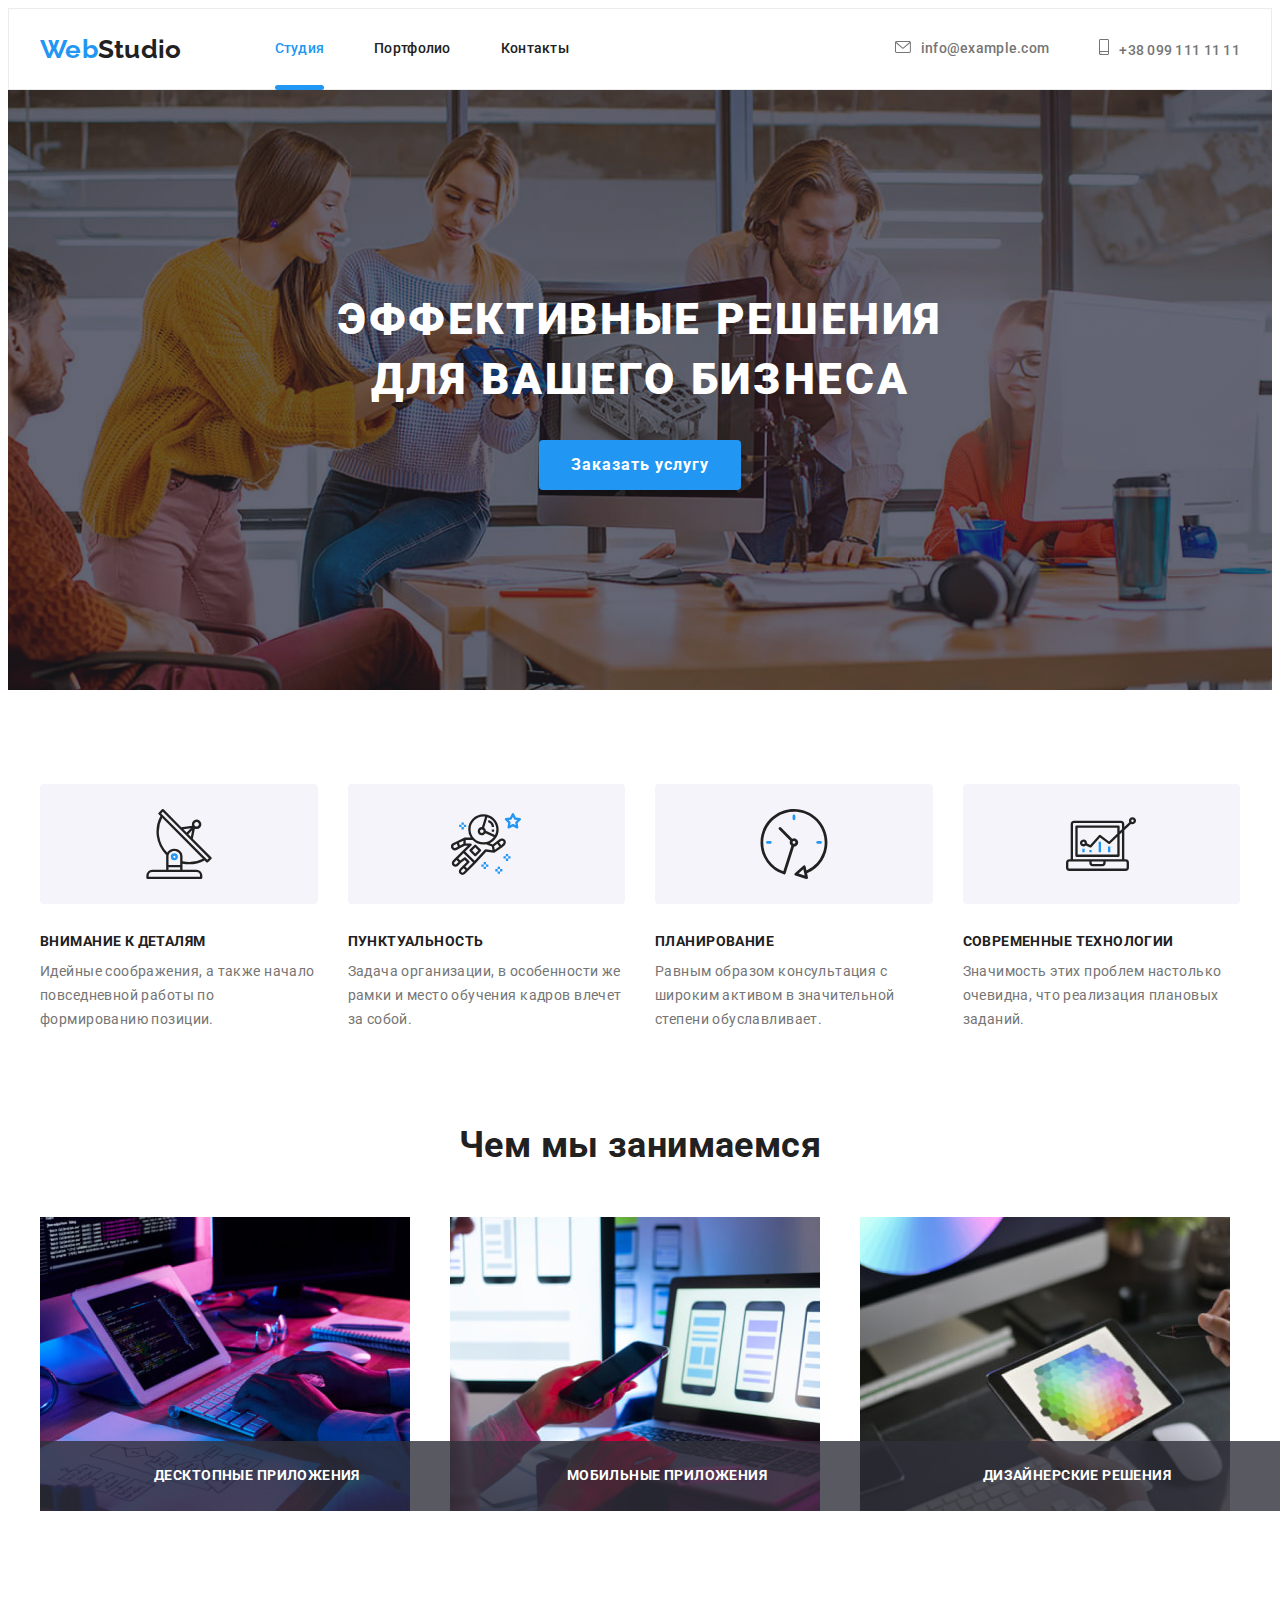
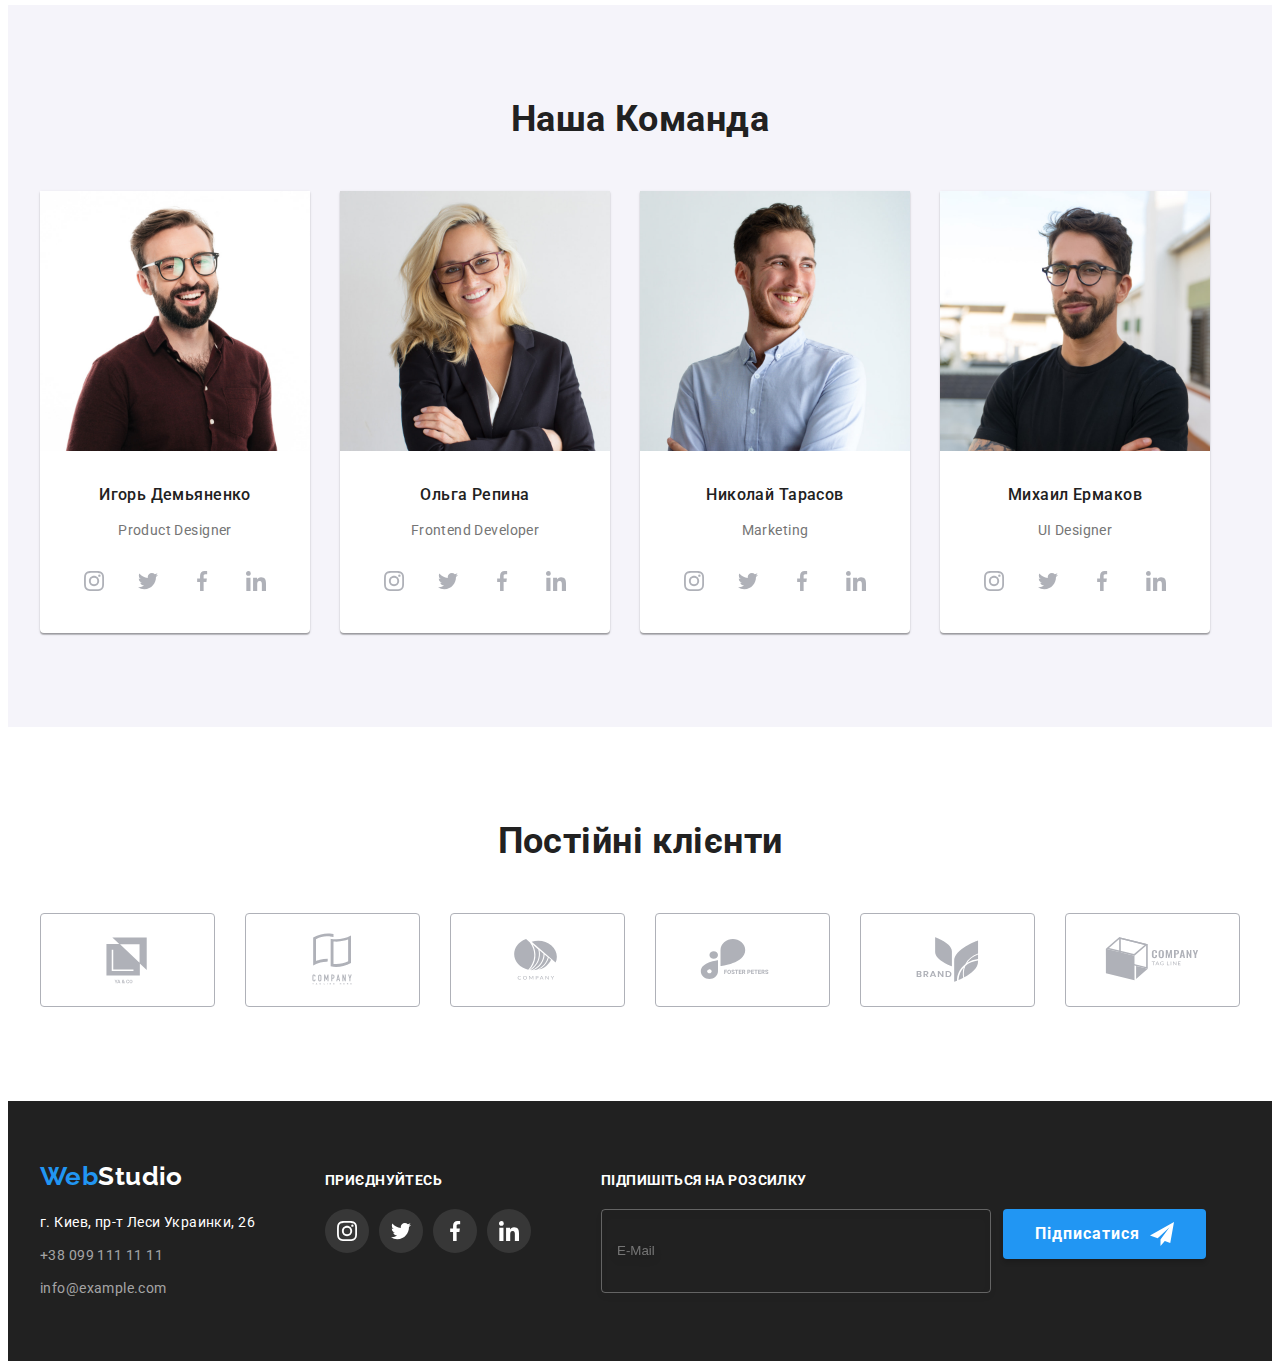
<file: index.html>
<!DOCTYPE html>
<html lang="ru">

<head>
  <meta charset="UTF-8" />
  <meta http-equiv="X-UA-Compatible" content="IE=edge" />
  <meta name="viewport" content="width=device-width, initial-scale=1.0" />
  <link rel="preconnect" href="https://fonts.googleapis.com" />
  <link rel="preconnect" href="https://fonts.gstatic.com" crossorigin />
  <link href="https://fonts.googleapis.com/css2?family=Raleway:wght@700&family=Roboto:wght@400;500;700;900&display=swap"
    rel="stylesheet" />
  <link rel="stylesheet" href="https://cdnjs.cloudflare.com/ajax/libs/modern-normalize/1.1.0/modern-normalize.min.css"
    integrity="sha512-wpPYUAdjBVSE4KJnH1VR1HeZfpl1ub8YT/NKx4PuQ5NmX2tKuGu6U/JRp5y+Y8XG2tV+wKQpNHVUX03MfMFn9Q=="
    crossorigin="anonymous" referrerpolicy="no-referrer" />
  <link rel="stylesheet" href="./css/main.min.css" />
  <link rel="stylesheet" href="./css/styles.css" />

  <title>Головна</title>
</head>

<body>
  <header class="header">
    <div class="header-container container">
      <nav class="nav">
        <a href="./index.html" class="logo">
          Web<span class="black">Studio</span></a>
        <ul class="nav__list list">
          <li class="nav__item">
            <a class="link nav__link active-page" href="./index.html">Студия</a>
          </li>
          <li class="nav__item">
            <a class="link nav__link" href="./portfolio.html" target="_blank" rel="noreferrer noopener">Портфолио</a>
          </li>
          <li class="nav__item">
            <a class="link hnav__link" href="">Контакты</a>
          </li>
        </ul>
      </nav>
      <ul class="nav-contacts list">
        <li class="nav-contacts__item">
          <a class="link nav-contacts__link" href="mailto:info@example.com"><svg class="contact-mail" width="16"
              height="12">
              <use href="./images/symbol.svg#mail"></use>
            </svg>info@example.com</a>
        </li>
        <li class="nav-contacts__item">
          <a class="link nav-contacts__link" href="tel:+380991111111"><svg class="contact-mail" width="10" height="16">
              <use href="./images/symbol.svg#smartphone"></use>
            </svg>+38 099 111 11 11</a>
        </li>
      </ul>
    </div>
  </header>
  <main>
    <!-- Секція герой -->
    <section class="hero">
      <div class="container">
        <h1 class="hero__title white">
          Эффективные решения для вашего бизнеса
        </h1>
        <button class="btn-hero" type="button" data-modal-open>Заказать услугу</button>
      </div>
    </section>

    <!-- Секція опису роботи -->
    <section class="section description">
      <div class="container">
        <ul class="list description__list card-set">
          <li class="description__item card-item">
            <div class="description__other">
              <svg class="description__icon" width="70" height="70">
                <use href="./images/icons.svg#antenna"></use>
              </svg>
            </div>
            <h3 class="description__title black">Внимание к деталям</h3>
            <p class="description__text">
              Идейные соображения, а также начало повседневной работы по
              формированию позиции.
            </p>
          </li>
          <li class="description__item card-item">
            <div class="description__other">
              <svg class="description__icon" width="70" height="70">
                <use href="./images/icons.svg#astronaut"></use>
              </svg>
            </div>
            <h3 class="description__title black">Пунктуальность</h3>
            <p class="description__text">
              Задача организации, в особенности же рамки и место обучения
              кадров влечет за собой.
            </p>
          </li>
          <li class="description__item card-item">
            <div class="description__other">
              <svg class="description__icon" width="70" height="70">
                <use href="./images/icons.svg#clock"></use>
              </svg>
            </div>
            <h3 class="description__title black">Планирование</h3>
            <p class="description__text">
              Равным образом консультация с широким активом в значительной
              степени обуславливает.
            </p>
          </li>
          <li class="description__item card-item">
            <div class="description__other">
              <svg class="description__icon" width="70" height="70">
                <use href="./images/icons.svg#diagram"></use>
              </svg>
            </div>
            <h3 class="description__title black">Современные технологии</h3>
            <p class="description__text">
              Значимость этих проблем настолько очевидна, что реализация
              плановых заданий.
            </p>
          </li>
        </ul>
      </div>
    </section>

    <!-- Секція про нас -->
    <section class="section about">
      <div class="container">
        <h2 class="section-title black">Чем мы занимаемся</h2>
        <ul class="card-set about__list list">
          <li class="about__item card-item">
            <img src="./images/indeximg/desktop.jpg" alt="Разработка" width="370" height="294" />
            <p class="about__title">Десктопные приложения</p>
          </li>
          <li class="about__item card-item">
            <img src="./images/indeximg/mobile.jpg" alt="Приложения" width="370" height="294" />
            <p class="about__title">Мобильные приложения</p>
          </li>
          <li class="about__item card-item">
            <img src="./images/indeximg/tablet.jpg" alt="Внедрение" width="370" height="294" />
            <p class="about__title">Дизайнерские решения</p>
          </li>
        </ul>
      </div>
    </section>

    <!-- Секція наша Команда -->
    <section class="section team">
      <div class="container">
        <h2 class="section-title black">Наша Команда</h2>
        <ul class="team-list list card-set">
          <li class="team-item comand-item">
            <img src="./images/indeximg/igor.jpg" alt="Игорь Демьяненко" width="270" height="260" />
            <div class="team-content">
              <h3 class="team-name">Игорь Демьяненко</h3>
              <p class="team-text">Product Designer</p>
              <ul class="socials list">
                <li class="socials-item">
                  <a class="socials-link" href="">
                    <svg class="socials-icon" width="20" height="20">
                      <use href="./images/symbol.svg#instagram"></use>
                    </svg>
                  </a>
                </li>
                <li class="socials-item">
                  <a class="socials-link" href="">
                    <svg class="socials-icon" width="20" height="20">
                      <use href="./images/symbol.svg#twitter"></use>
                    </svg>
                  </a>
                </li>
                <li class="socials-item">
                  <a class="socials-link" href="">
                    <svg class="socials-icon" width="20" height="20">
                      <use href="./images/symbol.svg#facebook"></use>
                    </svg>
                  </a>
                </li>
                <li class="socials-item">
                  <a class="socials-link" href="">
                    <svg class="socials-icon" width="20" height="20">
                      <use href="./images/symbol.svg#linkedin"></use>
                    </svg>
                  </a>
                </li>
              </ul>
            </div>
          </li>
          <li class="team-item comand-item">
            <img src="./images/indeximg/olga.jpg" alt="Ольга Репина" width="270" height="260" />
            <div class="team-content">
              <h3 class="team-name">Ольга Репина</h3>
              <p class="team-text">Frontend Developer</p>
              <ul class="socials list">
                <li class="socials-item">
                  <a class="socials-link" href="">
                    <svg class="socials-icon" width="20" height="20">
                      <use href="./images/symbol.svg#instagram"></use>
                    </svg>
                  </a>
                </li>
                <li class="socials-item">
                  <a class="socials-link" href="">
                    <svg class="socials-icon" width="20" height="20">
                      <use href="./images/symbol.svg#twitter"></use>
                    </svg>
                  </a>
                </li>
                <li class="socials-item">
                  <a class="socials-link" href="">
                    <svg class="socials-icon" width="20" height="20">
                      <use href="./images/symbol.svg#facebook"></use>
                    </svg>
                  </a>
                </li>
                <li class="socials-item">
                  <a class="socials-link" href="">
                    <svg class="socials-icon" width="20" height="20">
                      <use href="./images/symbol.svg#linkedin"></use>
                    </svg>
                  </a>
                </li>
              </ul>
            </div>
          </li>
          <li class="team-item comand-item">
            <img src="./images/indeximg/nikolai.jpg" alt="Николай Тарасов" width="270" height="260" />
            <div class="team-content">
              <h3 class="team-name">Николай Тарасов</h3>
              <p class="team-text">Marketing</p>
              <ul class="socials list">
                <li class="socials-item">
                  <a class="socials-link" href="">
                    <svg class="socials-icon" width="20" height="20">
                      <use href="./images/symbol.svg#instagram"></use>
                    </svg>
                  </a>
                </li>
                <li class="socials-item">
                  <a class="socials-link" href="">
                    <svg class="socials-icon" width="20" height="20">
                      <use href="./images/symbol.svg#twitter"></use>
                    </svg>
                  </a>
                </li>
                <li class="socials-item">
                  <a class="socials-link" href="">
                    <svg class="socials-icon" width="20" height="20">
                      <use href="./images/symbol.svg#facebook"></use>
                    </svg>
                  </a>
                </li>
                <li class="socials-item">
                  <a class="socials-link" href="">
                    <svg class="socials-icon" width="20" height="20">
                      <use href="./images/symbol.svg#linkedin"></use>
                    </svg>
                  </a>
                </li>
              </ul>
            </div>
          </li>
          <li class="team-item comand-item">
            <img src="./images/indeximg/mihail.jpg" alt="Михаил Ермаков" width="270" height="260" />
            <div class="team-content">
              <h3 class="team-name">Михаил Ермаков</h3>
              <p class="team-text">UI Designer</p>
              <ul class="socials list">
                <li class="socials-item">
                  <a class="socials-link" href="">
                    <svg class="socials-icon" width="20" height="20">
                      <use href="./images/symbol.svg#instagram"></use>
                    </svg>
                  </a>
                </li>
                <li class="socials-item">
                  <a class="socials-link" href="">
                    <svg class="socials-icon" width="20" height="20">
                      <use href="./images/symbol.svg#twitter"></use>
                    </svg>
                  </a>
                </li>
                <li class="socials-item">
                  <a class="socials-link" href="">
                    <svg class="socials-icon" width="20" height="20">
                      <use href="./images/symbol.svg#facebook"></use>
                    </svg>
                  </a>
                </li>
                <li class="socials-item">
                  <a class="socials-link" href="">
                    <svg class="socials-icon" width="20" height="20">
                      <use href="./images/symbol.svg#linkedin"></use>
                    </svg>
                  </a>
                </li>
              </ul>
            </div>
          </li>
        </ul>
      </div>
    </section>
    <!-- Постійні клієнти -->
    <section class="section">
      <div class="container">
        <h2 class="section-title black">Постійні клієнти</h2>
        <ul class="list regular-list card-set">
          <li class="regular-item card-item">
            <a href="" class="link" target="_blank" rel="noreferrer noopener">
              <svg class="regular-icon" width="105" height="60">
                <use href="./images/symbol.svg#logo-1"></use>
              </svg>
            </a>
          </li>
          <li class="regular-item card-item">
            <a href="" class=" link" target="_blank" rel="noreferrer noopener">
              <svg class="regular-icon" width="105" height="60">
                <use href="./images/symbol.svg#logo-2"></use>
              </svg>
            </a>
          </li>
          <li class="regular-item card-item">
            <a href="" class=" link" target="_blank" rel="noreferrer noopener">
              <svg class="regular-icon" width="105" height="60">
                <use href="./images/symbol.svg#logo-3"></use>
              </svg>
            </a>
          </li>
          <li class="regular-item card-item">
            <a href="" class=" link" target="_blank" rel="noreferrer noopener">
              <svg class="regular-icon" width="105" height="60">
                <use href="./images/symbol.svg#logo-4"></use>
              </svg>
            </a>
          </li>
          <li class="regular-item card-item">
            <a href="" class=" link" target="_blank" rel="noreferrer noopener">
              <svg class="regular-icon" width="105" height="60">
                <use href="./images/symbol.svg#logo-5"></use>
              </svg>
            </a>
          </li>
          <li class="regular-item card-item">
            <a href="" class=" link" target="_blank" rel="noreferrer noopener">
              <svg class="regular-icon" width="105" height="60">
                <use href="./images/symbol.svg#logo-6"></use>
              </svg>
            </a>
          </li>
        </ul>
      </div>
    </section>
  </main>

  <!-- Секція футер -->
  <footer class="footer">
    <div class="container">
      <div class="footer-container">
        <div class="adress-container>"> <a href="./index.html" class="logo">
            Web<span class="white">Studio</span></a>
          <address class="adress">
            <ul class="list footer-list">
              <li class="footer-contact">
                <a class="footer-link white link" href="https://goo.gl/maps/tCq3jxpHgxtGi2bRA" target="_blank"
                  rel="noreferrer noopener">
                  г. Киев, пр-т Леси Украинки, 26</a>
              </li>
              <li class="footer-contact">
                <a class="footer-link link" href="tel:+380991111111">+38 099 111 11 11</a>
              </li>
              <li class="footer-contact">
                <a class="footer-link link" href="mailto:info@example.com">info@example.com</a>
              </li>
            </ul>
          </address>
        </div>

        <div class="footer-cta">
          <p class="white footer-title">Приєднуйтесь</p>
          <ul class="socials list">
            <li class="socials-item">
              <a class="socials-link" href="">
                <svg class="socials-icon" width="20" height="20">
                  <use href="./images/symbol.svg#instagram"></use>
                </svg>
              </a>
            </li>
            <li class="socials-item">
              <a class="socials-link" href="">
                <svg class="socials-icon" width="20" height="20">
                  <use href="./images/symbol.svg#twitter"></use>
                </svg>
              </a>
            </li>
            <li class="socials-item">
              <a class="socials-link" href="">
                <svg class="socials-icon" width="20" height="20">
                  <use href="./images/symbol.svg#facebook"></use>
                </svg>
              </a>
            </li>
            <li class="socials-item ">
              <a class="socials-link" href="">
                <svg class="socials-icon" width="20" height="20">
                  <use href="./images/symbol.svg#linkedin"></use>
                </svg>
              </a>
            </li>
          </ul>
        </div>
        <div class="footer-email">
          <p class="white footer-title">Підпишіться на розсилку</p>
          <ul class="footer-email-list list">
            <li class="footer-email-item">
              <label class="footer-email-wrap">
                <input class="footer-email-input" type="email" name="email" id="email" placeholder="E-Mail">
              </label>
            </li>
            <li class="">
              <button class="btn-hero">Підписатися
                <svg class="btn-icon" width="24" height="24">
                  <use href="./images/icons.svg#icon-send"></use>
                </svg>
              </button>
            </li>
          </ul>
        </div>
      </div>
    </div>
  </footer>
  <div class="backdrop is-hidden" data-modal>
    <div class="modal">
      <button class="modal-btn" type="button" data-modal-close>
        <svg class="modal-icon" width="11" height="11">
          <use href="./images/icons.svg#icon-close"></use>
        </svg>
      </button>
      <form class="registration">
        <strong class="registration-title">Залиште свої дані, ми вам передзвонимо</strong>
        <div class="registration-group">
          <label class="registration-wrap">
            <span class="registration-label">Ім'я</span>
            <span class="registration-file">
              <input class="registration-input" type="text">
              <svg class="registration-icon" width="18" height="18">
                <use href="./images/icons.svg#name"></use>
              </svg>
            </span>
          </label>
          <label class="registration-wrap">
            <span class="registration-label">Телефон</span>
            <span class="registration-file">
              <input class="registration-input" type="tel">
              <svg class="registration-icon" width="18" height="18">
                <use href="./images/icons.svg#telephone"></use>
              </svg>
            </span>
          </label>
          <label class="registration-wrap">
            <span class="registration-label">E-mail</span>
            <span class="registration-file">
              <input class="registration-input" type="email">
              <svg class="registration-icon" width="18" height="18">
                <use href="./images/icons.svg#email"></use>
              </svg>
            </span>
          </label>
          <label class="registration-wrap">
            <span class="registration-label">Коментарій</span>
            <textarea class="registration-message" rows="5" placeholder="Введіть текст"></textarea>

          </label>
        </div>
        <label class="registration-agreement">
          <input class="registration-checkbox visually-hidden" type="checkbox" name="agreement">
          <svg class="registration-agreemen-icon" width="16" height="15">
            <use class="registration-agreement-check" href="./images/icons.svg#check"></use>
          </svg>
          <span class="registration-text">
            Погоджуюся з розсилкою та приймаю
            <a class="registration-link" href="">Умови договору</a>
          </span>
        </label>
        <button class="btn-hero" type="submit"> Відправити</button>
      </form>
    </div>
  </div>

  <script src="./modal.js"></script>
</body>

</html>
</file>
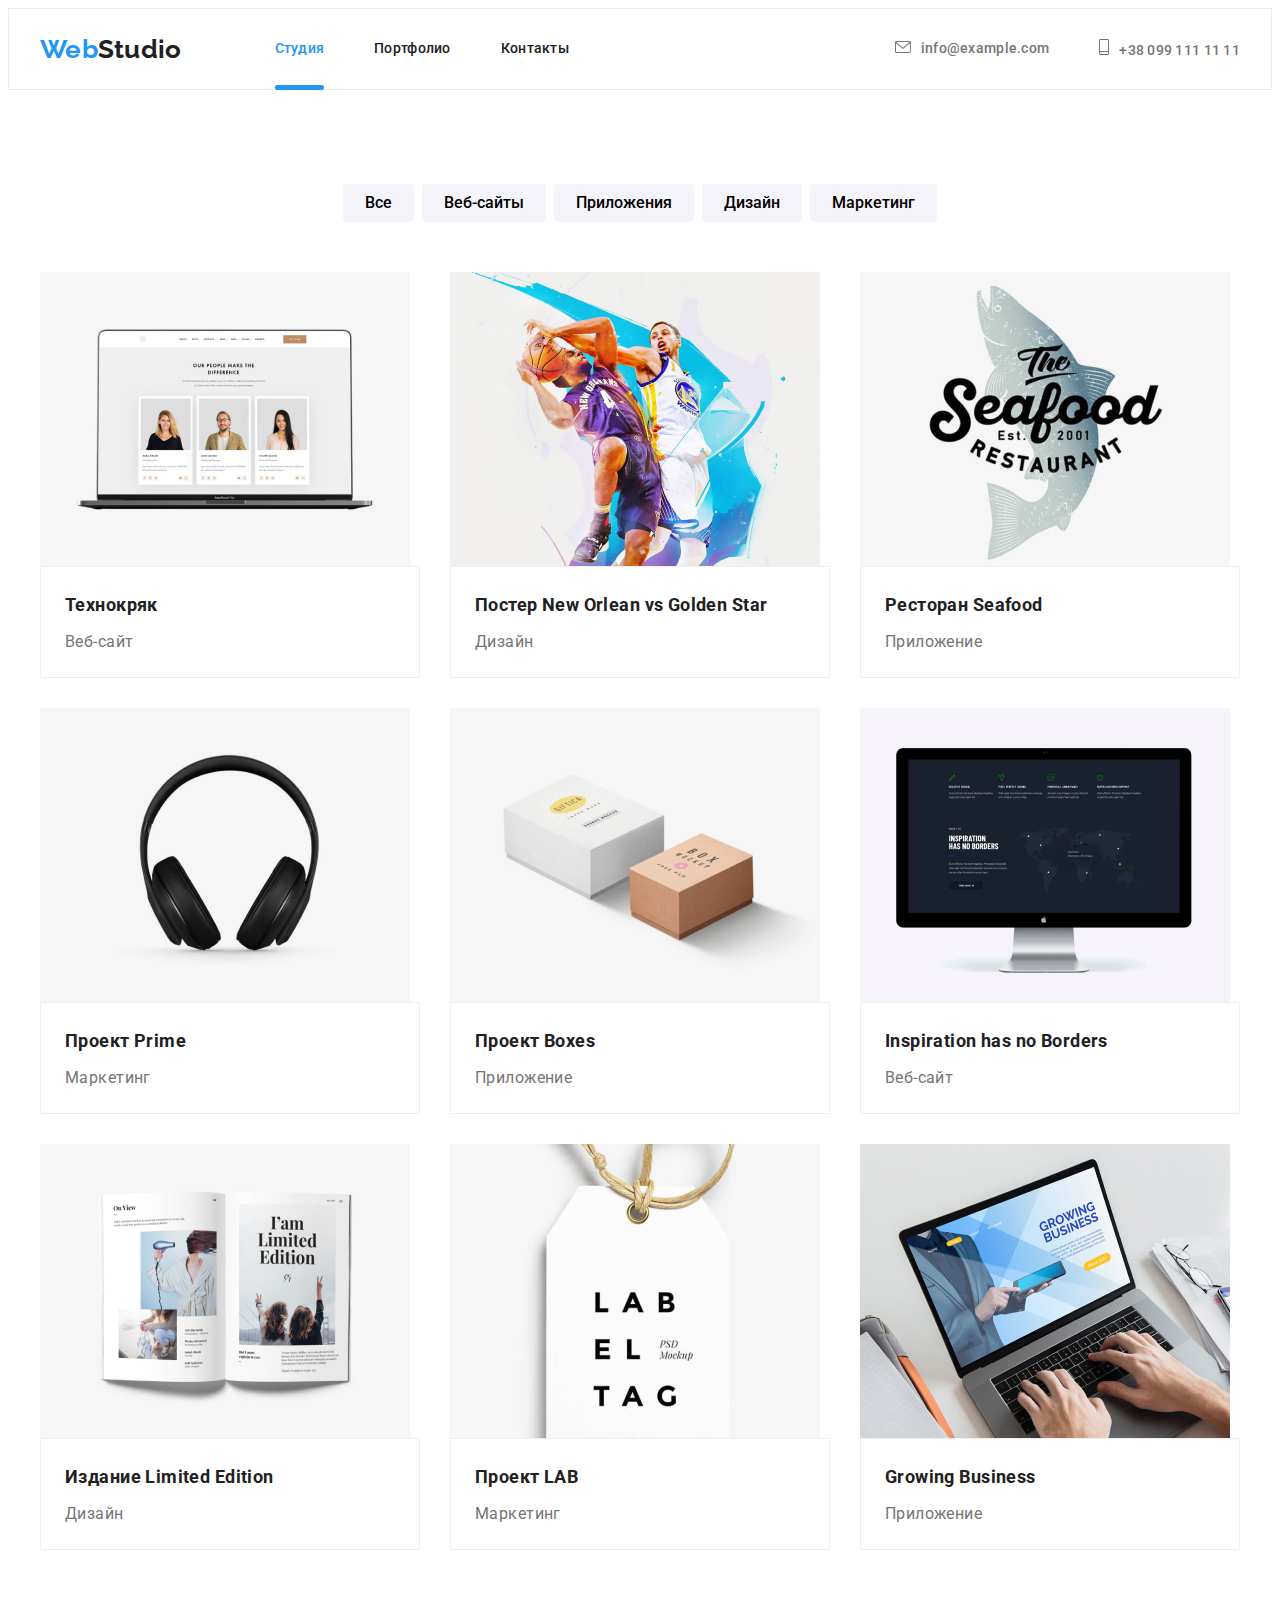
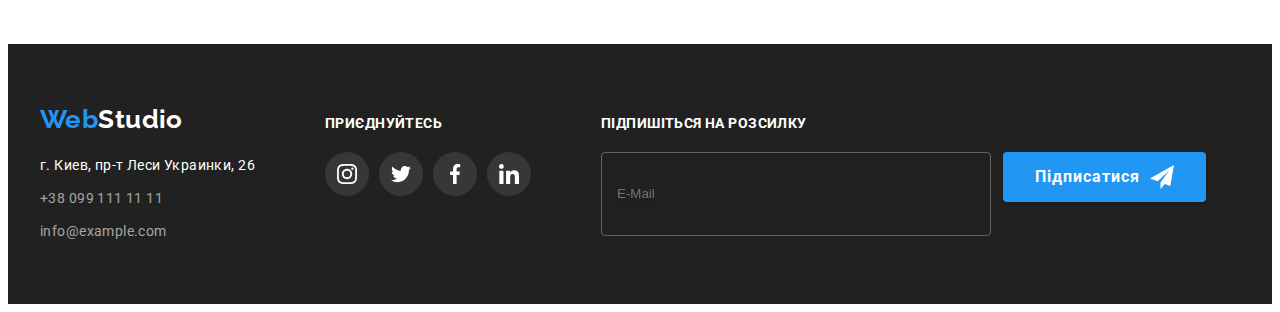
<file: portfolio.html>
<!DOCTYPE html>
<html lang="ru">

<head>
  <meta charset="UTF-8" />
  <meta http-equiv="X-UA-Compatible" content="IE=edge" />
  <meta name="viewport" content="width=device-width, initial-scale=1.0" />
  <link rel="preconnect" href="https://fonts.googleapis.com" />
  <link rel="preconnect" href="https://fonts.gstatic.com" crossorigin />
  <link href="https://fonts.googleapis.com/css2?family=Raleway:wght@700&family=Roboto:wght@400;500;700;900&display=swap"
    rel="stylesheet" />
  <link rel="stylesheet" href="https://cdnjs.cloudflare.com/ajax/libs/modern-normalize/1.1.0/modern-normalize.min.css"
    integrity="sha512-wpPYUAdjBVSE4KJnH1VR1HeZfpl1ub8YT/NKx4PuQ5NmX2tKuGu6U/JRp5y+Y8XG2tV+wKQpNHVUX03MfMFn9Q=="
    crossorigin="anonymous" referrerpolicy="no-referrer" />
  <link rel="stylesheet" href="./css/main.min.css" />
  <link rel="stylesheet" href="./css/styles.css" />
  <title>Портфолио</title>
</head>

<body>
  <header class="header">
    <div class="header-container container">
      <nav class="nav">
        <a href="./index.html" class="logo">
          Web<span class="black">Studio</span></a>
        <ul class="nav__list list">
          <li class="nav__item">
            <a class="link nav__link active-page" href="./index.html">Студия</a>
          </li>
          <li class="nav__item">
            <a class="link nav__link" href="./portfolio.html" target="_blank" rel="noreferrer noopener">Портфолио</a>
          </li>
          <li class="nav__item">
            <a class="link hnav__link" href="">Контакты</a>
          </li>
        </ul>
      </nav>
      <ul class="nav-contacts list">
        <li class="nav-contacts__item">
          <a class="link nav-contacts__link" href="mailto:info@example.com"><svg class="contact-mail" width="16"
              height="12">
              <use href="./images/symbol.svg#mail"></use>
            </svg>info@example.com</a>
        </li>
        <li class="nav-contacts__item">
          <a class="link nav-contacts__link" href="tel:+380991111111"><svg class="contact-mail" width="10" height="16">
              <use href="./images/symbol.svg#smartphone"></use>
            </svg>+38 099 111 11 11</a>
        </li>
      </ul>
    </div>
  </header>

  <main>
    <section class="section work">
      <div class="container">
        <ul class="list filter-list">
          <li class="filter-link">
            <button class="filter-btn" type="button">Все</button>
          </li>
          <li class="filter-link">
            <button class="filter-btn" type="button">Веб-сайты</button>
          </li>
          <li class="filter-link">
            <button class="filter-btn" type="button">Приложения</button>
          </li>
          <li class="filter-link">
            <button class="filter-btn" type="button">Дизайн</button>
          </li>
          <li class="filter-link">
            <button class="filter-btn" type="button">Маркетинг</button>
          </li>
        </ul>

        <ul class="list work-list card-set">
          <li class="work-item card-item">
            <a href="" class="link work-link">
              <div class="work-overlay">
                <img src="./images/portfoilioimg/techo.jpg" alt="" />
                <p class="work-about">
                  Ресурс предлагает комплексные предложения с разным уровнем
                  функционала и сервисов. Все это позволит посетителю получить
                  исчерпывающие сведения о компании или частном лице.
                </p>
              </div>
              <div class="work-description">
                <h2 class="work-title">Технокряк</h2>
                <p class="work-text">Веб-сайт</p>
              </div>
            </a>
          </li>
          <li class="work-item card-item">
            <a href="" class="link work-link">
              <div class="work-overlay">
                <img src="./images/portfoilioimg/poster.jpg" alt="" />
                <p class="work-about">
                  Ресурс предлагает комплексные предложения с разным уровнем
                  функционала и сервисов. Все это позволит посетителю получить
                  исчерпывающие сведения о компании или частном лице.
                </p>
              </div>
              <div class="work-description">
                <h2 class="work-title">Постер New Orlean vs Golden Star</h2>
                <p class="work-text">Дизайн</p>
              </div>
            </a>
          </li>
          <li class="work-item card-item">
            <a href="" class="link work-link">
              <div class="work-overlay">
                <img src="./images/portfoilioimg/seafood.jpg" alt="" />
                <p class="work-about">
                  Ресурс предлагает комплексные предложения с разным уровнем
                  функционала и сервисов. Все это позволит посетителю получить
                  исчерпывающие сведения о компании или частном лице.
                </p>
              </div>

              <div class="work-description">
                <h2 class="work-title">Ресторан Seafood</h2>
                <p class="work-text">Приложение</p>
              </div>
            </a>
          </li>
          <li class="work-item card-item">
            <a href="" class="link work-link">
              <div class="work-overlay">
                <img src="./images/portfoilioimg/prime.jpg" alt="" />
                <p class="work-about">
                  Ресурс предлагает комплексные предложения с разным уровнем
                  функционала и сервисов. Все это позволит посетителю получить
                  исчерпывающие сведения о компании или частном лице.
                </p>
              </div>

              <div class="work-description">
                <h2 class="work-title">Проект Prime</h2>
                <p class="work-text">Маркетинг</p>
              </div>
            </a>
          </li>
          <li class="work-item card-item">
            <a href="" class="link work-link">
              <div class="work-overlay">
                <img src="./images/portfoilioimg/boxes.jpg" alt="" />
                <p class="work-about">
                  Ресурс предлагает комплексные предложения с разным уровнем
                  функционала и сервисов. Все это позволит посетителю получить
                  исчерпывающие сведения о компании или частном лице.
                </p>
              </div>

              <div class="work-description">
                <h2 class="work-title">Проект Boxes</h2>
                <p class="work-text">Приложение</p>
              </div>
            </a>
          </li>
          <li class="work-item card-item">
            <a href="a" class="link work-link">
              <div class="work-overlay">
                <img src="./images/portfoilioimg/border.jpg" alt="" />
                <p class="work-about">
                  Ресурс предлагает комплексные предложения с разным уровнем
                  функционала и сервисов. Все это позволит посетителю получить
                  исчерпывающие сведения о компании или частном лице.
                </p>
              </div>

              <div class="work-description">
                <h2 class="work-title">Inspiration has no Borders</h2>
                <p class="work-text">Веб-сайт</p>
              </div>
            </a>
          </li>
          <li class="work-item card-item">
            <a href="" class="link work-link">
              <div class="work-overlay">
                <img src="./images/portfoilioimg/limitededition.jpg" alt="" />
                <p class="work-about">
                  Ресурс предлагает комплексные предложения с разным уровнем
                  функционала и сервисов. Все это позволит посетителю получить
                  исчерпывающие сведения о компании или частном лице.
                </p>
              </div>

              <div class="work-description">
                <h2 class="work-title">Издание Limited Edition</h2>
                <p class="work-text">Дизайн</p>
              </div>
            </a>
          </li>
          <li class="work-item card-item">
            <a href="" class="link work-link">
              <div class="work-overlay">
                <img src="./images/portfoilioimg/projectlab.jpg" alt="" />
                <p class="work-about">
                  Ресурс предлагает комплексные предложения с разным уровнем
                  функционала и сервисов. Все это позволит посетителю получить
                  исчерпывающие сведения о компании или частном лице.
                </p>
              </div>

              <div class="work-description">
                <h2 class="work-title">Проект LAB</h2>
                <p class="work-text">Маркетинг</p>
              </div>
            </a>
          </li>
          <li class="work-item card-item">
            <a href="" class="link work-link ">
              <div class="work-overlay">
                <img src="./images/portfoilioimg/business.jpg" alt="" />
                <p class="work-about">
                  Ресурс предлагает комплексные предложения с разным уровнем
                  функционала и сервисов. Все это позволит посетителю получить
                  исчерпывающие сведения о компании или частном лице.
                </p>
              </div>

              <div class="work-description">
                <h2 class="work-title">Growing Business</h2>
                <p class="work-text">Приложение</p>
              </div>
            </a>
          </li>
        </ul>
      </div>
    </section>
  </main>
  <footer class="footer">
    <div class="container">
      <div class="footer-container">
        <div class="adress-container>"> <a href="./index.html" class="logo">
            Web<span class="white">Studio</span></a>
          <address class="adress">
            <ul class="list footer-list">
              <li class="footer-contact">
                <a class="footer-link white link" href="https://goo.gl/maps/tCq3jxpHgxtGi2bRA" target="_blank"
                  rel="noreferrer noopener">
                  г. Киев, пр-т Леси Украинки, 26</a>
              </li>
              <li class="footer-contact">
                <a class="footer-link link" href="tel:+380991111111">+38 099 111 11 11</a>
              </li>
              <li class="footer-contact">
                <a class="footer-link link" href="mailto:info@example.com">info@example.com</a>
              </li>
            </ul>
          </address>
        </div>

        <div class="footer-cta">
          <p class="white footer-title">Приєднуйтесь</p>
          <ul class="socials list">
            <li class="socials-item">
              <a class="socials-link" href="">
                <svg class="socials-icon" width="20" height="20">
                  <use href="./images/symbol.svg#instagram"></use>
                </svg>
              </a>
            </li>
            <li class="socials-item">
              <a class="socials-link" href="">
                <svg class="socials-icon" width="20" height="20">
                  <use href="./images/symbol.svg#twitter"></use>
                </svg>
              </a>
            </li>
            <li class="socials-item">
              <a class="socials-link" href="">
                <svg class="socials-icon" width="20" height="20">
                  <use href="./images/symbol.svg#facebook"></use>
                </svg>
              </a>
            </li>
            <li class="socials-item ">
              <a class="socials-link" href="">
                <svg class="socials-icon" width="20" height="20">
                  <use href="./images/symbol.svg#linkedin"></use>
                </svg>
              </a>
            </li>
          </ul>
        </div>
        <div class="footer-email">
          <p class="footer-email-title">Підпишіться на розсилку</p>
          <ul class="footer-email-list list">
            <li class="footer-email-item">
              <label class="footer-email-wrap">
                <input class="footer-email-input" type="email" name="email" id="email" placeholder="E-Mail">
              </label>
            </li>
            <li class="">
              <button class="btn-hero">Підписатися
                <svg class="btn-icon" width="24" height="24">
                  <use href="./images/icons.svg#icon-send"></use>
                </svg>
              </button>
            </li>
          </ul>
        </div>
      </div>
    </div>
  </footer>

  <script src="./modal.js"></script>
</body>

</html>
</file>
<file: css/styles.css>
/* :root {
  --text-color-blck: #212121;
  --accent-color: #2196f3;
  --text-color-wht: #ffffff;
  --text-color-gray: #757575;
  --text-color-soc: #afb1b8;
  --drk-bg: #2f303a;
  --light-bg: #f5f4fa;
  --gradient: linear-gradient(
    to right,
    rgba(47, 48, 58, 0.4),
    rgba(47, 48, 58, 0.4)
  );
  --white-rgba: rgba(255, 255, 255, 0.6);
  --card-gap: 30px;
  --card-item: 3;
  --cubic: cubic-bezier(0.4, 0, 0.2, 1);
} */

/* body {
  font-family: "Roboto";
  font-size: 14px;
  line-height: 1.71;
  letter-spacing: 0.03em;
  color: var(--text-color-gray);
} */
/* h1,
h2,
h3,
h4,
p {
  margin: 0;
}

ul,
ol {
  padding: 0;
  margin: 0;
}

img {
  display: block;
  max-width: 100%;
  height: auto;
} */
/* .section 
{
  padding-top: 94px;
  padding-bottom: 94px;
}
.section-title {
  font-weight: 700;
  font-size: 36px;
  line-height: 1.16;
  text-align: center;
  margin-bottom: 50px;
} */
/* .card-set {
  display: flex;
  flex-wrap: wrap;
  gap: var(--card-gap);
}
.card-item {
  flex-basis: calc(
    (100% - (var(--card-item) - 1) * var(--card-gap)) / var(--card-item)
  );
} */
/* .container {
  width: 1200px;
  padding-left: 15px;
  padding-right: 15px;
  margin-left: auto;
  margin-right: auto;
} */
/* .link {
  text-decoration: none;
  color: currentColor;
}

.list {
  list-style: none;
} */
/* .visually-hidden{
  position: absolute;
  white-space: nowrap;
  width: 1px;
  height: 1px;
  overflow: hidden;
  border: 0;
padding: 0;
clip: rect(0 0 0 0);
clip-path:  inset(50%);
margin: -1px;
} */

/* Header */
/* .header {
  font-weight: 500;
  line-height: 1.14;
  letter-spacing: 0.02em;
  border: 1px solid #ececec;
} */
/* .logo {
  text-decoration: none;
  font-family: "Raleway";
  font-weight: 700;
  font-size: 26px;
  line-height: 1.16;
  color: var(--accent-color);
} */
/* .black {
  color: var(--text-color-blck);
}
.white {
  color: var(--text-color-wht);
} */

/* .header-link:hover, 
 .header-link:focus {
  color: var(--accent-color);
  
} */
/* .nav {
  color: var(--text-color-blck);
}
.contact-mail {
  fill: currentColor;
  margin-right: 10px;
} */
/* .header-link a:hover,
.header-link a:focus {
  color: var(--accent-color);
}

.active-page{
  position: relative;
  color: var(--accent-color);
}

.active-page::after{
  content: '';
  position: absolute;
  display: block ;
  left: 0;
  bottom: -1px;
  border-radius: 4px;
  width: 100%;
  height: 5px;
  background-color: var(--accent-color );
  
} */

/* Header */
/* .header .logo {
  margin-right: 93px;
}
.header-container {
  display: flex;
  align-items: center;
} */

/* Секція Герой */

/* .hero {
  max-width: 1600px;
  margin-left: auto;
  margin-right: auto;
  background-image: var(--gradient), url(../images/indeximg/backhero.jpg);
  background-repeat: no-repeat;
  background-position: center;
  background-size: cover;
  padding-top: 200px;
  padding-bottom: 200px;
  background-color: var(--drk-bg);
  text-align: center;
}
.hero__title {
  max-width: 696px;
  margin-left: auto;
  margin-right: auto;
  font-weight: 900;
  font-size: 44px;
  line-height: 1.36;
  text-align: center;
  text-transform: uppercase;
  letter-spacing: 0.06em;
  margin-bottom: 30px;
} */
/* .btn-hero {
  background-color: var(--accent-color);
  box-shadow: 0px 4px 4px rgba(0, 0, 0, 0.15);
  border-radius: 4px;
  color: var(--text-color-wht);
  min-width: 200px;
  padding: 10px 32px;
  cursor: pointer;
  display: flex;
  margin-left: auto;
  margin-right: auto;
  justify-content: center;
  align-items: center;
  font-weight: 700;
  font-size: 16px;
  line-height: 1.88;
  text-align: center;
  letter-spacing: 0.06em;
  font-family: inherit;
  border: none;
  transition: background-color 250ms var(--cubic);
}
.btn-hero:hover, 
.btn-hero:focus{
  background-color: #188CE8;
} */

/* Секція опису роботи */

/* .description__list {
  --card-item: 4;
}

.description__title {
  font-weight: 700;
  line-height: 1.14;
  font-size: 14px;
  text-transform: uppercase;
  margin-bottom: 10px;
}
.description_other {
  display: flex;
  align-items: center;
  justify-content: center;
  height: 120px;
  border-radius: 4px;
  background: var(--light-bg);
  margin-bottom: 30px;
} */

/* Секція про нас */
/* .about {
  padding-top: 0px;
}

.about__list .about__item{
  position: relative;
}
.about__title {
  position: absolute;
  width: 100%;
  left: 0;
  bottom: 0;
  margin: 0;
  font-weight: 700;
  line-height: 1.14;
  text-transform: uppercase;
  color: var(--text-color-wht);
  text-align: center;
  padding: 27px;
  background: rgba(47, 48, 58, 0.8);
} */
/* Секція наша Команда */



/* .socials {
  display: flex;
  align-items: center;
  justify-content: center;
  gap: 10px;
}
.socials-link {
  display: flex;
  align-items: center;
  justify-content: center;
  width: 44px;
  height: 44px;
  border-radius: 50%;
  transition: background-color 250ms var(--cubic);
  
}
.socials-icon {
  fill: var(--text-color-soc);
  transition: fill 250ms var(--cubic);
}
.socials-link:hover,
.socials-link:focus {
  background-color: var(--accent-color);
  
}
.socials-link:hover .socials-icon,
.socials-link:focus .socials-icon {
  fill: var(--text-color-wht);
  
} */

/* Постійні клієнти */


/* Секція футер */


/* Портфолио */




/* Modal */



/* Modal-form */




/* Fotter-email */

/* .footer-email-title{
  font-weight: 700;
  font-size: 14px;
  line-height: 1.14;
  letter-spacing: 0.03em;
  text-transform: uppercase;
  color: var(--text-color-wht);
  margin-bottom: 20px;
}

.footer-email-input{
    width: 358px;
    height: 50px;
    border: 1px solid rgba(255, 255, 255, 0.3);
    filter: drop-shadow(0px 4px 4px rgba(0, 0, 0, 0.15));
    border-radius: 4px;
    background-color: transparent;
    color: var(--text-color-wht);
    padding: 16px 15px;
}
.footer-email-list{
 display: flex;
gap: 12px;
}
.btn-icon{
  margin-left: 10px;
} */
</file>
<file: css/main.min.css>
:root{--text-color-blck: #212121;--accent-color: #2196f3;--text-color-wht: #ffffff;--text-color-gray: #757575;--text-color-soc: #afb1b8;--drk-bg: #2f303a;--light-bg: #f5f4fa;--gradient: linear-gradient(to right, rgba(47, 48, 58, 0.4), rgba(47, 48, 58, 0.4));--white-rgba: rgba(255, 255, 255, 0.6);--card-gap: 30px;--card-item: 3;--cubic: cubic-bezier(0.4, 0, 0.2, 1)}.visually-hidden{position:absolute;white-space:nowrap;width:1px;height:1px;overflow:hidden;border:0;padding:0;clip:rect(0 0 0 0);-webkit-clip-path:inset(50%);clip-path:inset(50%);margin:-1px}body{font-family:"Roboto";font-size:14px;line-height:1.71;letter-spacing:.03em;color:var(--text-color-gray)}h1,h2,h3,h4,p{margin:0}ul,ol{padding:0;margin:0}img{display:block;max-width:100%;height:auto}.link{text-decoration:none;color:currentColor}.list{list-style:none}.card-set{display:-webkit-box;display:-ms-flexbox;display:flex;-ms-flex-wrap:wrap;flex-wrap:wrap;gap:var(--card-gap)}.card-item{-ms-flex-preferred-size:calc((100% - (var(--card-item) - 1)*var(--card-gap))/var(--card-item));flex-basis:calc((100% - (var(--card-item) - 1)*var(--card-gap))/var(--card-item))}.section{padding-top:94px;padding-bottom:94px}.section-title{font-weight:700;font-size:36px;line-height:1.16;text-align:center;margin-bottom:50px}.container{width:1200px;padding-left:15px;padding-right:15px;margin-left:auto;margin-right:auto}.btn-hero{background-color:var(--accent-color);-webkit-box-shadow:0px 4px 4px rgba(0,0,0,.15);box-shadow:0px 4px 4px rgba(0,0,0,.15);border-radius:4px;color:var(--text-color-wht);min-width:200px;padding:10px 32px;cursor:pointer;display:-webkit-box;display:-ms-flexbox;display:flex;margin-left:auto;margin-right:auto;-webkit-box-pack:center;-ms-flex-pack:center;justify-content:center;-webkit-box-align:center;-ms-flex-align:center;align-items:center;font-weight:700;font-size:16px;line-height:1.88;text-align:center;letter-spacing:.06em;font-family:inherit;border:none;-webkit-transition:background-color 250ms var(--cubic);transition:background-color 250ms var(--cubic)}.btn-hero:hover,.btn-hero:focus{background-color:#188ce8}.logo{text-decoration:none;font-family:"Raleway";font-weight:700;font-size:26px;line-height:1.16;color:var(--accent-color)}.black{color:var(--text-color-blck)}.white{color:var(--text-color-wht)}.nav{color:var(--text-color-blck)}.contact-mail{fill:currentColor;margin-right:10px}.nav{display:-webkit-box;display:-ms-flexbox;display:flex;-webkit-box-align:center;-ms-flex-align:center;align-items:center}.nav__list{display:-webkit-box;display:-ms-flexbox;display:flex;-webkit-box-align:center;-ms-flex-align:center;align-items:center;gap:50px}.nav__link{display:-webkit-box;display:-ms-flexbox;display:flex;-webkit-box-align:center;-ms-flex-align:center;align-items:center;padding-top:32px;padding-bottom:32px;-webkit-transition:color 250ms var(--cubic);transition:color 250ms var(--cubic)}.nav-contacts{display:-webkit-box;display:-ms-flexbox;display:flex;-webkit-box-align:center;-ms-flex-align:center;align-items:center;gap:50px;margin-left:auto}.socials{display:-webkit-box;display:-ms-flexbox;display:flex;-webkit-box-align:center;-ms-flex-align:center;align-items:center;-webkit-box-pack:center;-ms-flex-pack:center;justify-content:center;gap:10px}.socials-link{display:-webkit-box;display:-ms-flexbox;display:flex;-webkit-box-align:center;-ms-flex-align:center;align-items:center;-webkit-box-pack:center;-ms-flex-pack:center;justify-content:center;width:44px;height:44px;border-radius:50%;-webkit-transition:background-color 250ms var(--cubic);transition:background-color 250ms var(--cubic)}.socials-link:hover,.socials-link:focus{background-color:var(--accent-color)}.socials-icon{fill:var(--text-color-soc);-webkit-transition:fill 250ms var(--cubic);transition:fill 250ms var(--cubic)}.socials-link:hover .socials-icon,.socials-link:focus .socials-icon{fill:var(--text-color-wht)}.backdrop{position:fixed;top:0;left:0;height:100%;width:100%;background-color:rgba(0,0,0,.2);z-index:1000;display:-webkit-box;display:-ms-flexbox;display:flex;-webkit-box-align:center;-ms-flex-align:center;align-items:center;-webkit-box-pack:center;-ms-flex-pack:center;justify-content:center;-webkit-transition:opacity 250ms var(--cubic),visibility 250ms var(--cubic);transition:opacity 250ms var(--cubic),visibility 250ms var(--cubic)}.backdrop.is-hidden{opacity:0;visibility:hidden;pointer-events:none}.backdrop.is-hidden .modal{-webkit-transform:scale(0);transform:scale(0)}.modal{position:relative;width:528px;height:581px;padding:40px;background:#fff;-webkit-box-shadow:0px 1px 3px rgba(0,0,0,.12),0px 1px 1px rgba(0,0,0,.14),0px 2px 1px rgba(0,0,0,.2);box-shadow:0px 1px 3px rgba(0,0,0,.12),0px 1px 1px rgba(0,0,0,.14),0px 2px 1px rgba(0,0,0,.2);border-radius:4px;-webkit-transition:-webkit-transform 250ms var(--cubic);transition:-webkit-transform 250ms var(--cubic);transition:transform 250ms var(--cubic);transition:transform 250ms var(--cubic), -webkit-transform 250ms var(--cubic)}.modal-btn{position:absolute;display:-webkit-box;display:-ms-flexbox;display:flex;-webkit-box-align:center;-ms-flex-align:center;align-items:center;-webkit-box-pack:center;-ms-flex-pack:center;justify-content:center;width:30px;height:30px;top:8px;right:8px;border-radius:50%;border:1px solid rgba(0,0,0,.1);background-color:var(--text-color-wht);cursor:pointer;-webkit-transition:fill 250ms var(--cubic);transition:fill 250ms var(--cubic)}.modal-btn:hover,.modal-btn:focus{fill:var(--accent-color)}.registration-title{display:block;font-weight:700;font-size:20px;line-height:1.15;text-align:center;color:var(--text-color-blck);margin-bottom:12px}.registration-group{margin-bottom:20px}.registration-agreement{display:-webkit-box;display:-ms-flexbox;display:flex;-webkit-box-align:center;-ms-flex-align:center;align-items:center;gap:8px;margin-bottom:30px;-webkit-box-pack:center;-ms-flex-pack:center;justify-content:center;cursor:pointer}.registration-file{position:relative}.registration-icon{position:absolute;top:50%;-webkit-transform:translateY(-50%);transform:translateY(-50%);left:15px;-webkit-transition:fill 250ms var(--cubic);transition:fill 250ms var(--cubic)}.registration-wrap{display:block;margin-bottom:10px}.registration-wrap:last-child{margin-bottom:0}.registration-label{margin-bottom:4px;display:block;font-size:12px;line-height:1.16;letter-spacing:.01em}.registration-input:focus,.registration-input:hover,.registration-message:focus,.registration-message:hover{border:1px solid var(--accent-color)}.registration-input:focus+.registration-icon,.registration-input:hover+.registration-icon{fill:var(--accent-color)}.registration-input,.registration-message{border:1px solid rgba(33,33,33,.2);height:40px;width:100%;display:block;padding-top:11px;padding-left:42px;padding-bottom:11px;border-radius:4px;-webkit-transition:border 250ms var(--cubic);transition:border 250ms var(--cubic)}.registration-message{resize:none;width:100%;height:120px;padding:10px;color:var(--text-color-blck);background:#fff}.registration-message::-webkit-input-placeholder{font-size:12px;line-height:1.16;letter-spacing:.01em;color:rgba(117,117,117,.5)}.registration-message::-moz-placeholder{font-size:12px;line-height:1.16;letter-spacing:.01em;color:rgba(117,117,117,.5)}.registration-message:-ms-input-placeholder{font-size:12px;line-height:1.16;letter-spacing:.01em;color:rgba(117,117,117,.5)}.registration-message::-ms-input-placeholder{font-size:12px;line-height:1.16;letter-spacing:.01em;color:rgba(117,117,117,.5)}.registration-message::placeholder{font-size:12px;line-height:1.16;letter-spacing:.01em;color:rgba(117,117,117,.5)}.registration-agreement-check{fill:var(--text-color-wht)}.registration-checkbox:checked+.registration-agreemen-icon{background-color:var(--accent-color);border:2px solid var(--accent-color)}.registration-checkbox:hover+.registration-agreemen-icon,.registration-checkbox:focus+.registration-agreemen-icon{border:2px solid var(--accent-color)}.registration-agreemen-icon{width:16px;height:15px;border:2px solid #000;-webkit-transition:border 250ms var(--cubic);transition:border 250ms var(--cubic);-webkit-transition:ackground-color 250ms var(--cubic);transition:ackground-color 250ms var(--cubic)}.registration-link{color:var(--accent-color)}.header{font-weight:500;line-height:1.14;letter-spacing:.02em;border:1px solid #ececec}.header-link:hover,.header-link:focus{color:var(--accent-color)}.header .logo{margin-right:93px}.header-container{display:-webkit-box;display:-ms-flexbox;display:flex;-webkit-box-align:center;-ms-flex-align:center;align-items:center}.active-page{position:relative;color:var(--accent-color)}.active-page::after{content:"";position:absolute;display:block;left:0;bottom:-1px;border-radius:4px;width:100%;height:5px;background-color:var(--accent-color)}.hero{max-width:1600px;margin-left:auto;margin-right:auto;background-image:var(--gradient),url(../images/indeximg/backhero.jpg);background-repeat:no-repeat;background-position:center;background-size:cover;padding-top:200px;padding-bottom:200px;background-color:var(--drk-bg);text-align:center}.hero__title{max-width:696px;margin-left:auto;margin-right:auto;font-weight:900;font-size:44px;line-height:1.36;text-align:center;text-transform:uppercase;letter-spacing:.06em;margin-bottom:30px}.description__list{--card-item: 4}.description__title{font-weight:700;line-height:1.14;font-size:14px;text-transform:uppercase;margin-bottom:10px}.description__other{display:-webkit-box;display:-ms-flexbox;display:flex;-webkit-box-align:center;-ms-flex-align:center;align-items:center;-webkit-box-pack:center;-ms-flex-pack:center;justify-content:center;height:120px;border-radius:4px;background:var(--light-bg);margin-bottom:30px}.about{padding-top:0px}.about__list .about__item{position:relative}.about__title{position:absolute;width:100%;left:0;bottom:0;margin:0;font-weight:700;line-height:1.14;text-transform:uppercase;color:var(--text-color-wht);text-align:center;padding:27px;background:rgba(47,48,58,.8)}.regular-title{text-align:center;font-size:36px;line-height:1.16em;font-weight:700;color:var(--text-color-blck);margin-bottom:50px}.regular-item .link{display:-webkit-box;display:-ms-flexbox;display:flex;-webkit-box-align:center;-ms-flex-align:center;align-items:center;padding:16px 30px;-webkit-box-pack:center;-ms-flex-pack:center;justify-content:center;border:1px solid currentColor;border-radius:4px;color:var(--text-color-soc);-webkit-transition:color 250ms var(--cubic);transition:color 250ms var(--cubic)}.regular-icon{fill:currentColor}.regular-item .link:hover,.regular-item .link:focus{color:var(--accent-color)}.regular-list{--card-item: 6;--card-gap: 30px}.team-list{--card-item: 4}.team{background-color:var(--light-bg)}.title-team{font-weight:700;font-size:36px;line-height:1.16;text-align:center}.team-name{margin-bottom:10px;font-weight:500;color:var(--text-color-blck)}.team-text .team-name{font-size:16px;line-height:1.18}.team-text{font-weight:400px;margin-bottom:16px}.comand-item{text-align:center;background:#fff;-webkit-box-shadow:0px 1px 3px rgba(0,0,0,.12),0px 1px 1px rgba(0,0,0,.14),0px 2px 1px rgba(0,0,0,.2);box-shadow:0px 1px 3px rgba(0,0,0,.12),0px 1px 1px rgba(0,0,0,.14),0px 2px 1px rgba(0,0,0,.2);border-radius:0px 0px 4px 4px}.team-content{padding:30px}.footer-container{display:-webkit-box;display:-ms-flexbox;display:flex;gap:70px;-webkit-box-align:baseline;-ms-flex-align:baseline;align-items:baseline}.footer-link{-webkit-transition:color 250ms var(--cubic);transition:color 250ms var(--cubic)}.adress-container{padding-top:60px;padding-bottom:60px}.adress{font-style:inherit;color:var(--white-rgba)}.footer{padding-top:60px;padding-bottom:60px;background-color:var(--text-color-blck)}.footer-link:hover,.footer-link:focus{color:var(--accent-color)}.footer .logo{margin-bottom:20px;display:block}.footer-list{display:-webkit-box;display:-ms-flexbox;display:flex;-webkit-box-orient:vertical;-webkit-box-direction:normal;-ms-flex-direction:column;flex-direction:column;gap:9px}.footer-title{font-family:"Roboto";font-weight:700;font-size:14px;line-height:1.14;letter-spacing:.03em;text-transform:uppercase;color:var(--text-color-wht);margin-bottom:20px}.footer-cta .socials-link{background-color:rgba(255,255,255,.1)}.footer-cta .socials-link:hover,.footer-cta .socials-link:focus{background-color:var(--accent-color);-webkit-transition:background-color 250ms var(--cubic);transition:background-color 250ms var(--cubic)}.footer-cta .socials-icon{fill:var(--text-color-wht)}.footer-email-title{font-weight:700;font-size:14px;line-height:1.14;letter-spacing:.03em;text-transform:uppercase;color:var(--text-color-wht);margin-bottom:20px}.footer-email-input{width:358px;height:50px;border:1px solid rgba(255,255,255,.3);-webkit-filter:drop-shadow(0px 4px 4px rgba(0, 0, 0, 0.15));filter:drop-shadow(0px 4px 4px rgba(0, 0, 0, 0.15));border-radius:4px;background-color:rgba(0,0,0,0);color:var(--text-color-wht);padding:16px 15px}.footer-email-list{display:-webkit-box;display:-ms-flexbox;display:flex;gap:12px}.btn-icon{margin-left:10px}.filter-btn{text-align:center;font-family:inherit;font-style:normal;font-weight:500;font-size:16px;line-height:1.62;background-color:#f5f4fa;border-radius:4px;cursor:pointer;border:none;padding:6px 22px;-webkit-transition:color 250ms var(--cubic),background-color 250ms var(--cubic),-webkit-box-shadow 250ms var(--cubic);transition:color 250ms var(--cubic),background-color 250ms var(--cubic),-webkit-box-shadow 250ms var(--cubic);transition:color 250ms var(--cubic),box-shadow 250ms var(--cubic),background-color 250ms var(--cubic);transition:color 250ms var(--cubic),box-shadow 250ms var(--cubic),background-color 250ms var(--cubic),-webkit-box-shadow 250ms var(--cubic)}.filter-list{display:-webkit-box;display:-ms-flexbox;display:flex;-webkit-box-pack:center;-ms-flex-pack:center;justify-content:center;margin-bottom:50px;gap:8px}.filter-link{-webkit-box-align:center;-ms-flex-align:center;align-items:center}.filter-btn:hover{background-color:var(--accent-color);color:var(--text-color-wht);-webkit-box-shadow:0px 3px 1px rgba(0,0,0,.1),0px 1px 2px rgba(0,0,0,.08),0px 2px 2px rgba(0,0,0,.12);box-shadow:0px 3px 1px rgba(0,0,0,.1),0px 1px 2px rgba(0,0,0,.08),0px 2px 2px rgba(0,0,0,.12)}.filter-btn:focus{background-color:var(--accent-color);color:var(--text-color-wht);-webkit-box-shadow:0px 3px 1px rgba(0,0,0,.1),0px 1px 2px rgba(0,0,0,.08),0px 2px 2px rgba(0,0,0,.12);box-shadow:0px 3px 1px rgba(0,0,0,.1),0px 1px 2px rgba(0,0,0,.08),0px 2px 2px rgba(0,0,0,.12)}.work-title{font-weight:700;font-size:18px;line-height:2;color:var(--text-color-blck);margin-bottom:4px}.work-text{font-size:16px;line-height:1.87}.work-item{background-color:var(--text-color-wht)}.work-description{padding:20px 24px;background:var(--text-color-wht);border:1px solid #eee}.work-list .link{display:-webkit-box;display:-ms-flexbox;display:flex;-webkit-box-orient:vertical;-webkit-box-direction:normal;-ms-flex-direction:column;flex-direction:column;-webkit-transition:-webkit-box-shadow 250ms var(--cubic);transition:-webkit-box-shadow 250ms var(--cubic);transition:box-shadow 250ms var(--cubic);transition:box-shadow 250ms var(--cubic), -webkit-box-shadow 250ms var(--cubic)}.work-list .work-item .link:hover,.work-list .work-item .link:focus{-webkit-box-shadow:0px 1px 1px rgba(0,0,0,.12),0px 4px 4px rgba(0,0,0,.06),1px 4px 6px rgba(0,0,0,.16);box-shadow:0px 1px 1px rgba(0,0,0,.12),0px 4px 4px rgba(0,0,0,.06),1px 4px 6px rgba(0,0,0,.16);-webkit-transition:-webkit-box-shadow 250ms var(--cubic);transition:-webkit-box-shadow 250ms var(--cubic);transition:box-shadow 250ms var(--cubic);transition:box-shadow 250ms var(--cubic), -webkit-box-shadow 250ms var(--cubic)}.work-overlay{position:relative;overflow:hidden}.work-about{font-family:"Roboto";font-style:normal;font-weight:400;font-size:18px;line-height:1.55;letter-spacing:.03em}.work-about{position:absolute;top:0;left:0;width:100%;height:100%;padding:63px 24px;opacity:0;-webkit-transform:translateY(100%);transform:translateY(100%);background-color:var(--accent-color);color:var(--text-color-wht);-webkit-transition:opacity 250ms var(--cubic),-webkit-transform 250ms var(--cubic);transition:opacity 250ms var(--cubic),-webkit-transform 250ms var(--cubic);transition:transform 250ms var(--cubic),opacity 250ms var(--cubic);transition:transform 250ms var(--cubic),opacity 250ms var(--cubic),-webkit-transform 250ms var(--cubic)}.work-link:hover .work-about,.work-link:focus .work-about{-webkit-transform:translateY(0);transform:translateY(0);opacity:1}/*# sourceMappingURL=main.min.css.map */
</file>
